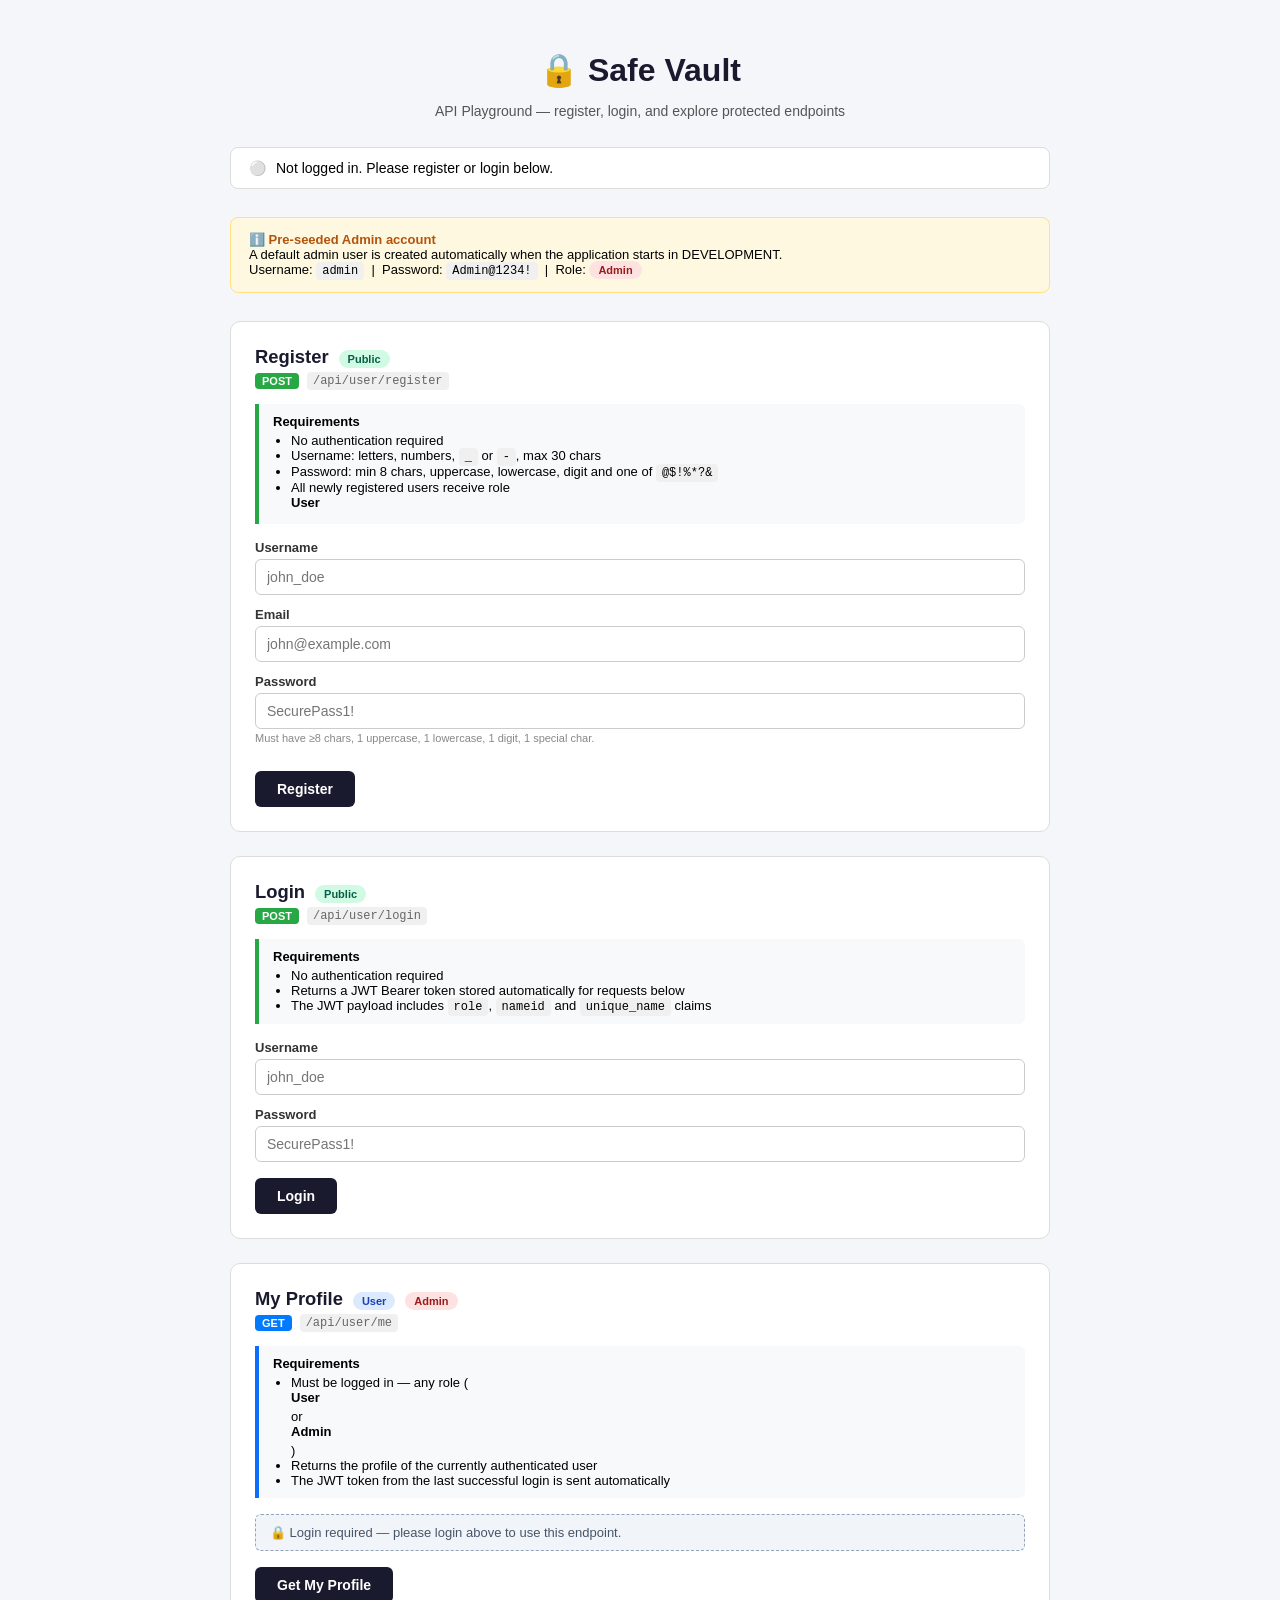
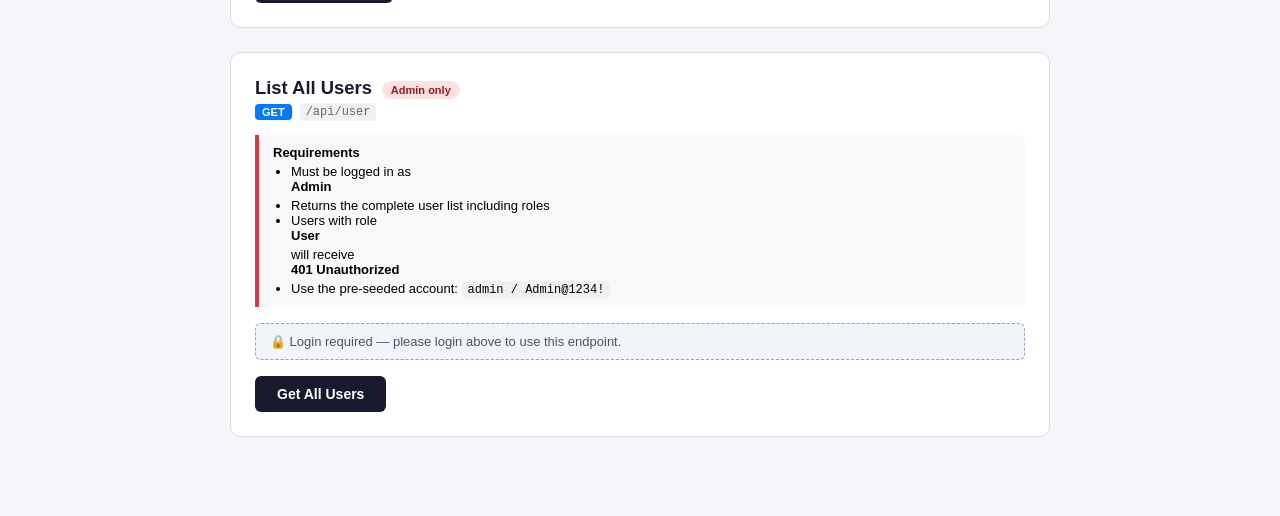
<file: SafeVault/wwwroot/index.html>
<!DOCTYPE html>
<html lang="en">
<head>
    <meta charset="UTF-8">
    <title>Safe Vault — API Playground</title>
    <link rel="stylesheet" href="style.css">
</head>
<body>
<div class="container">

    <h1>&#128274; Safe Vault</h1>
    <p class="subtitle">API Playground &mdash; register, login, and explore protected endpoints</p>

    <!-- STATUS BAR -->
    <div id="status-bar">
        <span id="status-dot">&#9898;</span>
        <span id="status-text">Not logged in. Please register or login below.</span>
    </div>

    <!-- ADMIN HINT -->
    <div class="admin-hint">
        <strong>&#8505;&#65039; Pre-seeded Admin account</strong><br>
        A default admin user is created automatically when the application starts in DEVELOPMENT.<br>
        Username: <code>admin</code> &nbsp;|&nbsp;
        Password: <code>Admin@1234!</code> &nbsp;|&nbsp;
        Role: <span class="badge badge-admin">Admin</span>
    </div>

    <!-- ═══════════════════════════════════════
         POST /api/user/register
    ════════════════════════════════════════════ -->
    <div class="card">
        <div class="card-header">
            <h2>Register</h2>
            <span class="badge badge-public">Public</span>
        </div>
        <p class="endpoint-line">
            <span class="method method-post">POST</span>
            <code>/api/user/register</code>
        </p>

        <div class="requirements open">
            <strong>Requirements</strong>
            <ul>
                <li>No authentication required</li>
                <li>Username: letters, numbers, <code>_</code> or <code>-</code>, max 30 chars</li>
                <li>Password: min 8 chars, uppercase, lowercase, digit and one of <code>@$!%*?&amp;</code></li>
                <li>All newly registered users receive role <strong>User</strong></li>
            </ul>
        </div>

        <form id="registerForm" autocomplete="off">
            <label for="reg-username">Username</label>
            <input type="text" id="reg-username" name="username" placeholder="john_doe" required>

            <label for="reg-email">Email</label>
            <input type="email" id="reg-email" name="email" placeholder="john@example.com" required>

            <label for="reg-password">Password</label>
            <input type="password" id="reg-password" name="password" placeholder="SecurePass1!" required>
            <p class="hint">Must have &ge;8 chars, 1 uppercase, 1 lowercase, 1 digit, 1 special char.</p>

            <button type="submit" class="btn">Register</button>
        </form>

        <div id="registerResponse" class="response-wrapper" style="display:none">
            <p class="response-label">Response</p>
            <div id="registerMsg" class="user-msg"></div>
            <div class="status-code-row"><span id="registerSc" class="sc"></span><span id="registerScText"></span></div>
            <pre id="registerRaw" class="raw-response"></pre>
        </div>
    </div>

    <!-- ═══════════════════════════════════════
         POST /api/user/login
    ════════════════════════════════════════════ -->
    <div class="card">
        <div class="card-header">
            <h2>Login</h2>
            <span class="badge badge-public">Public</span>
        </div>
        <p class="endpoint-line">
            <span class="method method-post">POST</span>
            <code>/api/user/login</code>
        </p>

        <div class="requirements open">
            <strong>Requirements</strong>
            <ul>
                <li>No authentication required</li>
                <li>Returns a JWT Bearer token stored automatically for requests below</li>
                <li>The JWT payload includes <code>role</code>, <code>nameid</code> and <code>unique_name</code> claims</li>
            </ul>
        </div>

        <form id="loginForm" autocomplete="off">
            <label for="login-username">Username</label>
            <input type="text" id="login-username" name="username" placeholder="john_doe" required>

            <label for="login-password">Password</label>
            <input type="password" id="login-password" name="password" placeholder="SecurePass1!" required>

            <button type="submit" class="btn">Login</button>
        </form>

        <div id="loginResponse" class="response-wrapper" style="display:none">
            <p class="response-label">Response</p>
            <div id="loginMsg" class="user-msg"></div>
            <div class="status-code-row"><span id="loginSc" class="sc"></span><span id="loginScText"></span></div>
            <pre id="loginRaw" class="raw-response"></pre>
        </div>
    </div>

    <!-- ═══════════════════════════════════════
         AUTHENTICATED ENDPOINTS
    ════════════════════════════════════════════ -->

        <!-- GET /api/user/me -->
        <div class="card">
            <div class="card-header">
                <h2>My Profile</h2>
                <span class="badge badge-user">User</span>
                <span class="badge badge-admin">Admin</span>
            </div>
            <p class="endpoint-line">
                <span class="method method-get">GET</span>
                <code>/api/user/me</code>
            </p>

            <div class="requirements user-only">
                <strong>Requirements</strong>
                <ul>
                    <li>Must be logged in — any role (<strong>User</strong> or <strong>Admin</strong>)</li>
                    <li>Returns the profile of the currently authenticated user</li>
                    <li>The JWT token from the last successful login is sent automatically</li>
                </ul>
            </div>

            <div id="meNotice" class="auth-notice">&#128274; Login required — please login above to use this endpoint.</div>
            <button class="btn" id="getMeBtn">Get My Profile</button>

            <div id="meResponse" class="response-wrapper" style="display:none">
                <p class="response-label">Response</p>
                <div id="meMsg" class="user-msg"></div>
                <div class="status-code-row"><span id="meSc" class="sc"></span><span id="meScText"></span></div>
                <pre id="meRaw" class="raw-response"></pre>
            </div>
        </div>

        <!-- GET /api/user -->
        <div class="card">
            <div class="card-header">
                <h2>List All Users</h2>
                <span class="badge badge-admin">Admin only</span>
            </div>
            <p class="endpoint-line">
                <span class="method method-get">GET</span>
                <code>/api/user</code>
            </p>

            <div class="requirements admin-only">
                <strong>Requirements</strong>
                <ul>
                    <li>Must be logged in as <strong>Admin</strong></li>
                    <li>Returns the complete user list including roles</li>
                    <li>Users with role <strong>User</strong> will receive <strong>401 Unauthorized</strong></li>
                    <li>Use the pre-seeded account: <code>admin / Admin@1234!</code></li>
                </ul>
            </div>

            <div id="listNotice" class="auth-notice">&#128274; Login required — please login above to use this endpoint.</div>
            <button class="btn" id="listUsersBtn">Get All Users</button>

            <div id="listResponse" class="response-wrapper" style="display:none">
                <p class="response-label">Response</p>
                <div id="listMsg" class="user-msg"></div>
                <div class="status-code-row"><span id="listSc" class="sc"></span><span id="listScText"></span></div>
                <div id="listTable"></div>
                <pre id="listRaw" class="raw-response"></pre>
            </div>
        </div>

</div><!-- /container -->

<script src="script.js"></script>
</body>
</html>
</file>
<file: SafeVault/wwwroot/style.css>
*,
*::before,
*::after {
    box-sizing: border-box;
}

body {
    font-family: 'Segoe UI', Arial, sans-serif;
    background: #f4f6f9;
    margin: 0;
    padding: 30px 16px 60px;
}

.container {
    max-width: 820px;
    margin: 0 auto;
}

h1 {
    text-align: center;
    font-size: 2rem;
    margin-bottom: 4px;
    color: #1a1a2e;
}

.subtitle {
    text-align: center;
    color: #555;
    margin-bottom: 28px;
    font-size: 14px;
}

/* STATUS BAR */
#status-bar {
    background: #fff;
    border: 1px solid #ddd;
    border-radius: 8px;
    padding: 12px 18px;
    margin-bottom: 28px;
    font-size: 14px;
    display: flex;
    align-items: center;
    gap: 10px;
}

/* CARD */
.card {
    background: #fff;
    border: 1px solid #ddd;
    border-radius: 10px;
    padding: 24px;
    margin-bottom: 24px;
}

.card-header {
    display: flex;
    align-items: baseline;
    gap: 10px;
    margin-bottom: 4px;
}

.card-header h2 {
    margin: 0;
    font-size: 1.15rem;
    color: #1a1a2e;
}

.endpoint-line {
    font-size: 12px;
    color: #666;
    margin: 0 0 14px;
    display: flex;
    align-items: center;
    gap: 8px;
}

.method {
    font-weight: bold;
    font-size: 11px;
    padding: 2px 7px;
    border-radius: 4px;
    color: #fff;
}

.method-post {
    background: #28a745;
}

.method-get {
    background: #007bff;
}

code {
    background: #f0f0f0;
    padding: 2px 6px;
    border-radius: 4px;
    font-size: 12px;
}

/* REQUIREMENTS */
.requirements {
    background: #f8f9fa;
    border-left: 4px solid #6c757d;
    border-radius: 0 6px 6px 0;
    padding: 10px 14px;
    margin-bottom: 16px;
    font-size: 13px;
}

.requirements.open {
    border-left-color: #28a745;
}

.requirements.user-only {
    border-left-color: #0d6efd;
}

.requirements.admin-only {
    border-left-color: #dc3545;
}

.requirements strong {
    display: block;
    margin-bottom: 4px;
}

.requirements ul {
    margin: 4px 0 0;
    padding-left: 18px;
}

/* BADGES */
.badge {
    font-size: 11px;
    font-weight: bold;
    padding: 3px 9px;
    border-radius: 12px;
    white-space: nowrap;
}

.badge-public {
    background: #d1fae5;
    color: #065f46;
}

.badge-user {
    background: #dbeafe;
    color: #1e40af;
}

.badge-admin {
    background: #fee2e2;
    color: #991b1b;
}

/* FORM */
label {
    display: block;
    font-size: 13px;
    font-weight: 600;
    margin: 12px 0 4px;
    color: #333;
}

input {
    width: 100%;
    padding: 9px 11px;
    border: 1px solid #ccc;
    border-radius: 6px;
    font-size: 14px;
}

input:focus {
    outline: 2px solid #007bff;
    border-color: transparent;
}

.hint {
    font-size: 11px;
    color: #888;
    margin-top: 3px;
}

button.btn {
    margin-top: 16px;
    padding: 10px 22px;
    border: none;
    border-radius: 6px;
    font-size: 14px;
    font-weight: 600;
    cursor: pointer;
    color: #fff;
    background: #1a1a2e;
    transition: opacity .15s;
}

button.btn:hover {
    opacity: .85;
}

button.btn:disabled {
    opacity: .45;
    cursor: not-allowed;
}

/* RESPONSE */
.response-wrapper {
    margin-top: 16px;
}

.response-label {
    font-size: 11px;
    font-weight: 700;
    color: #888;
    text-transform: uppercase;
    margin-bottom: 4px;
}

.user-msg {
    padding: 10px 14px;
    border-radius: 6px 6px 0 0;
    font-size: 14px;
    font-weight: 600;
}

.user-msg.success {
    background: #d1fae5;
    color: #065f46;
}

.user-msg.error {
    background: #fee2e2;
    color: #991b1b;
}

.raw-response {
    background: #1e1e2e;
    color: #cdd6f4;
    padding: 14px;
    border-radius: 0 0 6px 6px;
    font-size: 12px;
    font-family: 'Cascadia Code', 'Consolas', monospace;
    white-space: pre-wrap;
    word-break: break-all;
    max-height: 280px;
    overflow-y: auto;
    margin: 0;
}

/* TABLE */
table {
    width: 100%;
    border-collapse: collapse;
    margin-top: 12px;
    font-size: 13px;
}

th,
td {
    border: 1px solid #ddd;
    padding: 8px 10px;
    text-align: left;
}

th {
    background: #f0f0f0;
    font-weight: 600;
}

/* ADMIN HINT */
.admin-hint {
    background: #fff8e1;
    border: 1px solid #ffe082;
    border-radius: 8px;
    padding: 14px 18px;
    margin-bottom: 28px;
    font-size: 13px;
}

.admin-hint strong {
    color: #b45309;
}

/* STATUS CODE */
.status-code-row {
    display: flex;
    align-items: center;
    gap: 8px;
    padding: 7px 14px;
    background: #f0f0f0;
    border-top: 1px solid #ddd;
    font-size: 12px;
    font-weight: 700;
    font-family: 'Cascadia Code', 'Consolas', monospace;
}

.sc {
    padding: 2px 8px;
    border-radius: 4px;
    color: #fff;
    font-size: 11px;
}

.sc-2xx {
    background: #16a34a;
}

.sc-3xx {
    background: #0284c7;
}

.sc-4xx {
    background: #dc2626;
}

.sc-5xx {
    background: #7c3aed;
}

/* AUTH NOTICE */
.auth-notice {
    background: #f1f5f9;
    border: 1px dashed #94a3b8;
    border-radius: 6px;
    padding: 10px 14px;
    margin-top: 12px;
    font-size: 13px;
    color: #475569;
}
</file>
